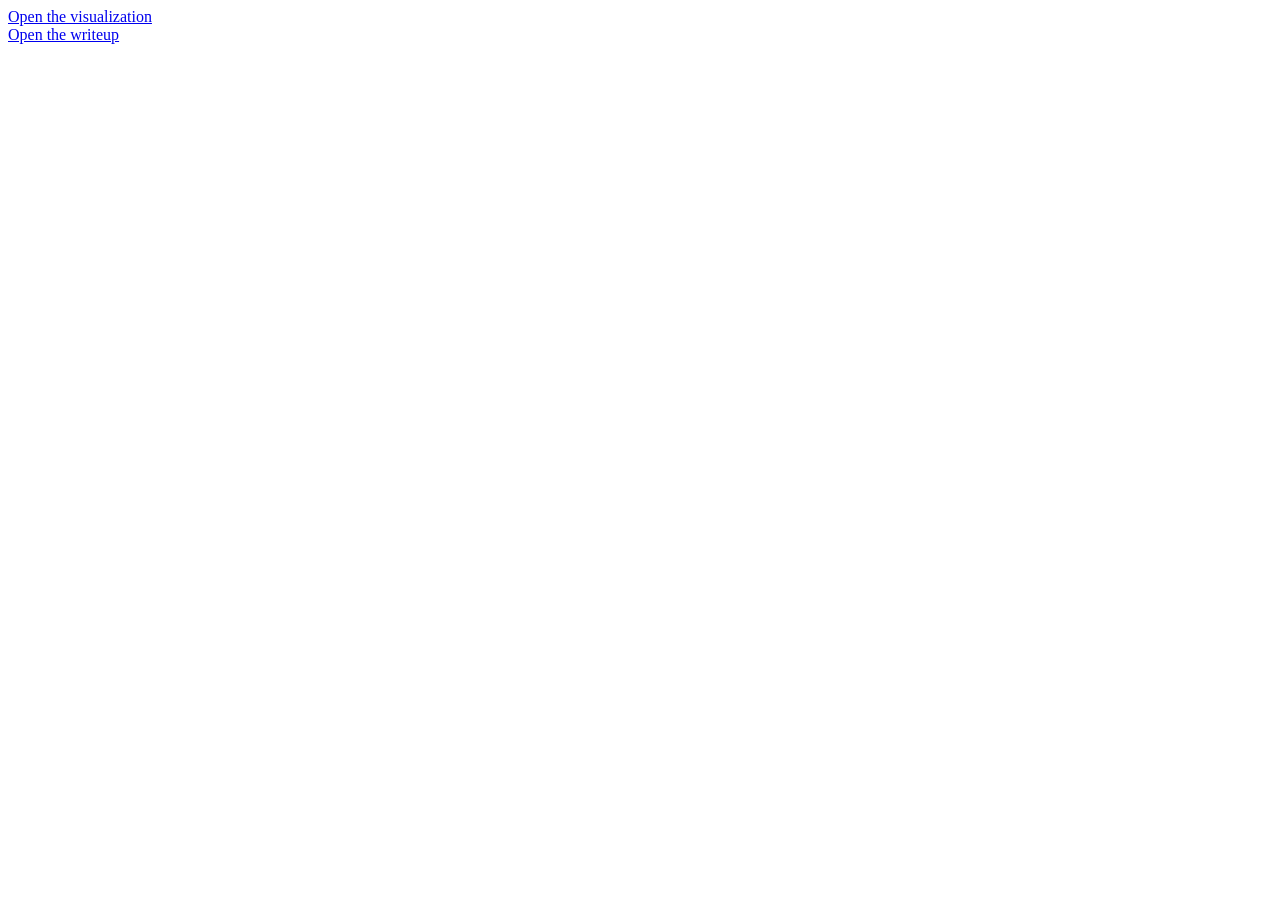
<file: index.html>
<!DOCTYPE html>
<html lang="en">
	<head>
		<meta charset="UTF-8" />
		<meta name="viewport" content="width=device-width, initial-scale=1.0" />
		<title>Visualization Link</title>
	</head>
	<body>
		<a href="vis.html">Open the visualization</a>
		<br />
		<a href="writeup.pdf">Open the writeup</a>
	</body>
</html>
</file>
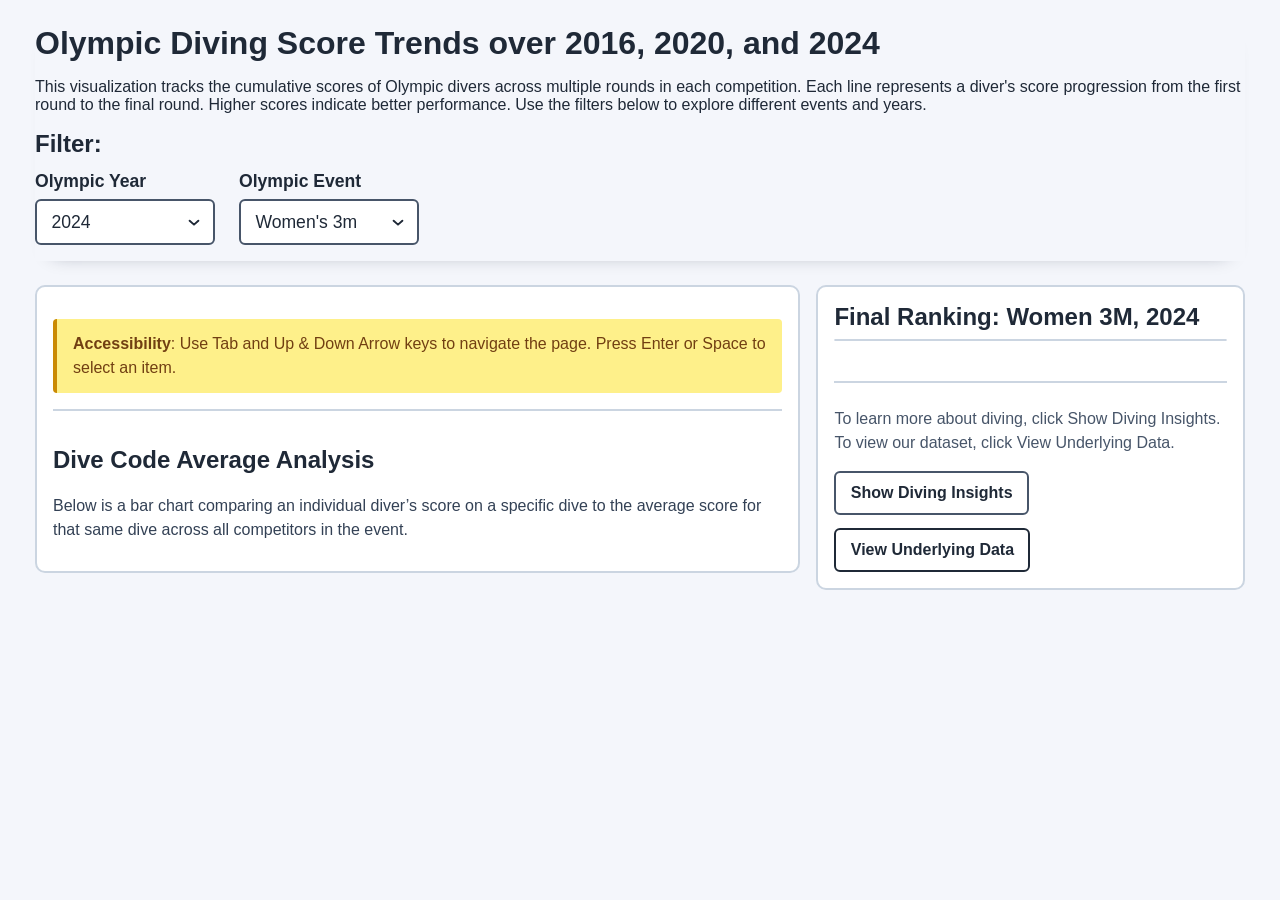
<file: vis.html>
<!DOCTYPE html>
<html lang="en">
  <head>
    <meta charset="UTF-8" />
    <meta name="viewport" content="width=device-width, initial-scale=1.0" />
    <title>Olympic Diving Cumulative Score Progression</title>
    <link rel="stylesheet" href="css/styles.css" />
    <script src="https://d3js.org/d3.v7.min.js"></script>
  </head>
  <body>
    <main class="page">
      <div class="sticky-header">
        <h1>Olympic Diving Score Trends over 2016, 2020, and 2024</h1>

        <section aria-label="Visualization Description" class="intro-section">
          <p>
            This visualization tracks the cumulative scores of Olympic divers across multiple rounds in each competition. 
            Each line represents a diver's score progression from the first round to the final round. Higher scores indicate better performance.
            Use the filters below to explore different events and years.
          </p>
        </section>

        <section class="controls" aria-label="Chart filters">
          <div class="filter-section">
            <h2 class="filter-heading">Filter:</h2>
            <div class="filter-inputs">
              <div class="filter-group">
                <label for="yearFilter">Olympic Year</label>
                <select id="yearFilter" aria-label="Select Olympic year to display">
                  <option value="2016">2016</option>
                  <option value="2020">2020</option>
                  <option value="2024" selected>2024</option>
                </select>
              </div>

              <div class="filter-group">
                <label for="eventFilter">Olympic Event</label>
                <select id="eventFilter" aria-label="Select diving event to display">
                  <option value="women_3m">Women's 3m</option>
                  <option value="men_3m">Men's 3m</option>
                  <option value="women_10m">Women's 10m</option>
                  <option value="men_10m">Men's 10m</option>
                </select>
              </div>
            </div>
          </div>
        </section>

        <section id="helpPanel" class="help-panel" aria-label="How to read this visualization" hidden>
          <h2>Learn More about Diving</h2>
          <p>
            At the Olympics, all dives are scored by a panel of judges. The judges rate the execution of every dive on a scale of 1-10, including half-point margins.

            Individual diving events are scored by a panel of seven judges. Once all seven judges submit their scores for a dive, the highest two scores and lowest two scores are eliminated. The remaining three scores are added together to achieve the execution score, which is multiplied by the dive's degree of difficulty to determine the total score of the dive.

            To learn more about diving refer to the following resources:
            <ul>
              <li><a href="https://www.nbcolympics.com/news/diving-101-olympic-scoring-rules-and-regulations" target="_blank" rel="How Dive Scoring Works">How is diving scored?</a></li>
              <li><a href="https://www.nbcolympics.com/news/diving-101-types-dives" target="_blank" rel="How Dive Scoring Works">What are the different types of Dives?</a></li>
      
          </p>
        </section>
      </div>

      <section class="viz-layout">
        <article class="chart-card">
          <div id="chart" role="region" aria-label="Main performance chart"></div>
          <section class="chart-guide">
            <p class="chart-guide-text"><strong>Accessibility</strong>: Use Tab and Up & Down Arrow keys to navigate the page. Press Enter or Space to select an item.</p>
          </section>
          <section class="mini-chart-wrap" role="region" aria-label="Dive analysis">
            <h2>Dive Code Average Analysis</h2>
            <p class="table-help">Below is a bar chart comparing an individual diver’s score on a specific dive to the average score for that same dive across all competitors in the event.</p>
            <div id="diveCompare"></div>
          </section>
        </article>
        <article class="table-card">
          <h2 id="finalRankingsTitle">Final Ranking: Women 3M, 2024</h2>
          <div id="rankTable"></div>
          
          <section class="action-buttons-section">
            <p class="action-buttons-description">To learn more about diving, click Show Diving Insights. To view our dataset, click View Underlying Data.</p>
            <div class="action-buttons">
              <button id="helpToggle" class="help-toggle" type="button" aria-expanded="false" aria-controls="helpPanel">
                Show Diving Insights
              </button>
              <a href="#" id="viewDataLink" onclick="openDataModal(event)" class="data-link">View Underlying Data</a>
            </div>
          </section>
        </article>
      </section>
    </main>

    <div id="tooltip" class="tooltip hidden" role="status" aria-live="polite" aria-atomic="true"></div>

    <!-- Data Table Modal -->
    <div id="dataModal" class="data-table-modal" role="dialog" aria-modal="true" aria-labelledby="modalTitle">
      <div class="modal-content">
        <button class="modal-close" onclick="closeDataModal()" aria-label="Close data table">×</button>
        <h2 id="modalTitle">Underlying Data</h2>
        <p>Below is a table of the data used in this visualization. Data is organized by athlete, including their scores for each dive round. This table updates dynamically based on the selected filters.</p>
        <div id="modalDataTable"></div>
      </div>
    </div>

    <script src="js/main.js"></script>
  </body>
</html>
</file>
<file: css/styles.css>
* {
  box-sizing: border-box;
}

.sr-only {
  position: absolute;
  left: -10000px;
  top: auto;
  width: 1px;
  height: 1px;
  overflow: hidden;
}

body {
  margin: 0;
  font-family: Arial, sans-serif;
  background: #f4f6fb;
  color: #1f2937;
  font-size: 16px;
}

.page {
  max-width: 1250px;
  margin: 0 auto;
  padding: 1.25rem;
}

.sticky-header {
  position: sticky;
  top: 0;
  z-index: 20;
  background: #f4f6fb;
  padding: 0.25rem 0 1rem;
  margin-bottom: 1.5rem;
  box-shadow: 0 10px 18px -18px rgba(15, 23, 42, 0.45);
}

h1 {
  margin: 0 0 1rem;
  font-size: 2rem;
  font-weight: 700;
  line-height: 1.2;
}

h2 {
  font-size: 1.5rem;
  font-weight: 700;
}

h3 {
  font-size: 1.25rem;
  font-weight: 700;
}

.controls {
  display: flex;
  flex-direction: column;
  gap: 1.5rem;
  margin-bottom: 0;
}

.filter-section {
  display: flex;
  flex-direction: column;
  gap: 0.8rem;
}

.filter-heading {
  margin: 0;
  font-size: 1.5rem;
  font-weight: 700;
  color: #1f2937;
}

.filter-description {
  margin: 0;
  font-size: 1rem;
  color: #475569;
  line-height: 1.5;
}

.filter-inputs {
  display: flex;
  align-items: flex-end;
  gap: 1.5rem;
  flex-wrap: wrap;
}

.filter-group {
  display: flex;
  flex-direction: column;
  gap: 0.4rem;
}

.help-toggle {
  padding: 0.5rem 0.9rem;
  border: 2px solid #475569;
  border-radius: 6px;
  background: #fff;
  color: #1f2937;
  font-size: 1rem;
  font-weight: 700;
  min-height: 44px;
  cursor: pointer;
}

.help-toggle:focus {
  outline: 3px solid #3b82f6;
  outline-offset: 2px;
}

.help-toggle:hover {
  background: #f8fafc;
}

.action-buttons-section {
  margin-top: 1.5rem;
  padding-top: 1.5rem;
  border-top: 2px solid #cbd5e1;
}

.action-buttons-description {
  margin: 0 0 1rem;
  font-size: 1rem;
  color: #475569;
  line-height: 1.5;
}

.action-buttons {
  display: flex;
  gap: 0.8rem;
  flex-wrap: wrap;
}

.data-link {
  display: inline-flex;
  align-items: center;
  padding: 0.5rem 0.9rem;
  background: #fff;
  color: #1f2937;
  text-decoration: none;
  border-radius: 6px;
  font-weight: 700;
  font-size: 1rem;
  border: 2px solid #1f2937;
  cursor: pointer;
  min-height: 44px;
  line-height: 1.2;
}

.data-link:hover {
  background: #2563eb;
}

.data-link:focus {
  outline: 3px solid #0284c7;
  outline-offset: 2px;
}

.help-panel {
  margin-top: 1rem;
  padding: 1rem;
  background: #ffffff;
  border: 2px solid #cbd5e1;
  border-radius: 10px;
}

.help-panel h2 {
  margin: 0 0 0.75rem;
}

.help-panel p {
  margin: 0 0 0.9rem;
  line-height: 1.6;
}

.help-panel p:last-child {
  margin-bottom: 0;
}

label {
  font-weight: 700;
  font-size: 1.1rem;
}

select {
  padding: 0.7rem 2.2rem 0.7rem 0.9rem;
  border: 2px solid #475569;
  border-radius: 6px;
  background-color: #fff;
  appearance: none;
  -webkit-appearance: none;
  -moz-appearance: none;
  background-image: url("data:image/svg+xml,%3Csvg xmlns='http://www.w3.org/2000/svg' viewBox='0 0 16 16'%3E%3Cpath d='M3 6.5L8 11l5-4.5' fill='none' stroke='%231f2937' stroke-width='2.2' stroke-linecap='round' stroke-linejoin='round'/%3E%3C/svg%3E");
  background-repeat: no-repeat;
  background-position: right 0.75rem center;
  background-size: 14px 14px;
  font-size: 1.1rem;
  min-height: 44px;
  min-width: 180px;
  cursor: pointer;
  color: #1f2937;
}

select:focus {
  outline: 3px solid #3b82f6;
  outline-offset: 2px;
}

.chart-card {
  background: #fff;
  border: 2px solid #cbd5e1;
  border-radius: 10px;
  padding: 1rem;
}

.viz-layout {
  display: grid;
  grid-template-columns: minmax(0, 2.5fr) minmax(400px, 1.4fr);
  gap: 1rem;
  align-items: start;
}

.table-card {
  background: #fff;
  border: 2px solid #cbd5e1;
  border-radius: 10px;
  padding: 1rem;
  display: flex;
  flex-direction: column;
  height: auto;
  min-height: unset;
}

.table-card h2 {
  margin: 0 0 0.5rem;
  font-size: 1.5rem;
}

.table-help {
  margin: 0 0 0.8rem;
  font-size: 1rem;
  color: #334155;
  line-height: 1.5;
}

.table-instructions {
  background: #dbeafe;
  border-left: 4px solid #0284c7;
  padding: 0.8rem 1rem;
  margin: 0 0 1rem;
  font-size: 1rem;
  color: #0c4a6e;
  border-radius: 4px;
  line-height: 1.5;
}

.chart-instructions {
  background: #dcfce7;
  border-left: 4px solid #16a34a;
  padding: 0.8rem 1rem;
  margin: 0 0 1rem;
  font-size: 1rem;
  color: #166534;
  border-radius: 4px;
  line-height: 1.5;
}

.mini-chart-wrap {
  margin-top: 1rem;
  padding-top: 1rem;
  border-top: 2px solid #cbd5e1;
}

.mini-chart-wrap h3 {
  margin: 0 0 0.5rem;
  font-size: 1.25rem;
}

#diveCompare svg {
  width: 100%;
  height: auto;
  display: block;
}

.mini-placeholder {
  margin: 0.5rem 0 0.3rem;
  font-size: 1rem;
  color: #475569;
  padding: 1rem;
  background: #f1f5f9;
  border-radius: 4px;
}

#rankTable {
  width: 100%;
  overflow-y: auto;
  flex: 1;
  margin-bottom: 1rem;
  border: 1px solid #cbd5e1;
  border-radius: 6px;
}

#rankTable table {
  width: 100%;
  border-collapse: collapse;
  font-size: 1rem;
}

#rankTable th,
#rankTable td {
  text-align: left;
  padding: 0.8rem;
  border-bottom: 1px solid #cbd5e1;
  font-weight: 500;
}

#rankTable th {
  background: #f8fafc;
  font-weight: 700;
  color: #1f2937;
  border-bottom: 2px solid #cbd5e1;
}

#rankTable tbody tr {
  cursor: pointer;
  min-height: 44px;
}

#rankTable tbody tr:hover {
  background: #eff6ff;
  border-left: 4px solid #3b82f6;
}

#rankTable tbody tr:focus {
  outline: 3px solid #3b82f6;
  outline-offset: -2px;
  background: #dbeafe;
}

#rankTable tbody tr.active {
  background: #dbeafe;
  border-left: 4px solid #0284c7;
}

#rankTable .rank-name {
  font-weight: 600;
  color: #1f2937;
}

#chart svg {
  width: 100%;
  height: auto;
  display: block;
}

.chart-guide {
  margin: 1rem 0;
  padding: 0.8rem 1rem;
  background: #fef08a;
  border-left: 4px solid #ca8a04;
  border-radius: 4px;
}

.chart-guide-text {
  margin: 0;
  font-size: 1rem;
  color: #713f12;
  line-height: 1.5;
}

.axis-label {
  font-size: 1rem;
  fill: #1f2937;
  font-weight: 700;
}

.line-path {
  fill: none;
  stroke-width: 2.5;
  opacity: 0.9;
  cursor: pointer;
}

.line-path:hover {
  stroke-width: 4;
  opacity: 1;
}

.line-path.active {
  stroke-width: 4;
  opacity: 1;
}

.line-path.faded {
  opacity: 0.2;
  stroke-width: 2.5;
}

.line-dot {
  stroke: #fff;
  stroke-width: 1.5;
  cursor: pointer;
}

.line-dot:focus {
  stroke: #0284c7;
  stroke-width: 3;
}

.tooltip {
  position: fixed;
  z-index: 10;
  pointer-events: none;
  background: #111827;
  color: #f9fafb;
  border-radius: 8px;
  border: 2px solid #374151;
  padding: 0.8rem;
  font-size: 1rem;
  line-height: 1.5;
  max-width: 300px;
  box-shadow: 0 4px 6px rgba(0, 0, 0, 0.1);
}

.tooltip.hidden {
  display: none;
}

#data-link-section {
  display: flex;
  align-items: center;
}

#data-link-section a {
  display: inline-flex;
  align-items: center;
  padding: 0.5rem 0.9rem;
  background: #1d4ed8;
  color: #fff;
  text-decoration: none;
  border-radius: 6px;
  font-weight: 700;
  font-size: 1rem;
  border: 2px solid #1e40af;
  cursor: pointer;
  min-height: 44px;
  line-height: 1.2;
}

#data-link-section a:hover {
  background: #2563eb;
}

#data-link-section a:focus {
  outline: 3px solid #0284c7;
  outline-offset: 2px;
}

.data-table-modal {
  display: none;
  position: fixed;
  z-index: 100;
  left: 0;
  top: 0;
  width: 100%;
  height: 100%;
  overflow: auto;
  background-color: rgba(0, 0, 0, 0.7);
}

.data-table-modal.show {
  display: block;
}

.modal-content {
  background-color: #fff;
  margin: 2rem auto;
  padding: 2rem;
  border: 2px solid #cbd5e1;
  border-radius: 10px;
  width: 90%;
  max-width: 1000px;
  max-height: 80vh;
  overflow-y: auto;
}

.modal-close {
  color: #475569;
  float: right;
  font-size: 2rem;
  font-weight: bold;
  cursor: pointer;
  border: none;
  background: none;
  padding: 0;
  margin: -1rem -1rem 1rem 0;
}

.modal-close:hover {
  color: #1f2937;
}

.data-table-modal table {
  width: 100%;
  border-collapse: collapse;
  font-size: 1rem;
  margin-top: 1rem;
}

.data-table-modal th {
  background: #f8fafc;
  color: #1f2937;
  font-weight: 700;
  padding: 0.8rem;
  text-align: left;
  border: 1px solid #cbd5e1;
}

.data-table-modal td {
  padding: 0.6rem;
  border: 1px solid #cbd5e1;
}

.data-table-modal tr:hover {
  background: #eff6ff;
}

@media (max-width: 1050px) {
  .viz-layout {
    grid-template-columns: 1fr;
  }
  
  .page {
    padding: 1rem;
  }
}

@media (max-width: 600px) {
  h1 {
    font-size: 1.5rem;
  }
  
  .controls {
    flex-direction: column;
    align-items: stretch;
  }
  
  select {
    width: 100%;
  }
  
  #rankTable table {
    font-size: 1rem;
  }
  
  #rankTable th,
  #rankTable td {
    padding: 0.6rem;
  }
}

/* High contrast mode support */
@media (prefers-contrast: more) {
  body {
    color: #000;
  }
  
  select {
    border-width: 3px;
  }
  
  #rankTable tbody tr:hover,
  #rankTable tbody tr.active {
    border-width: 5px;
  }
}
</file>
